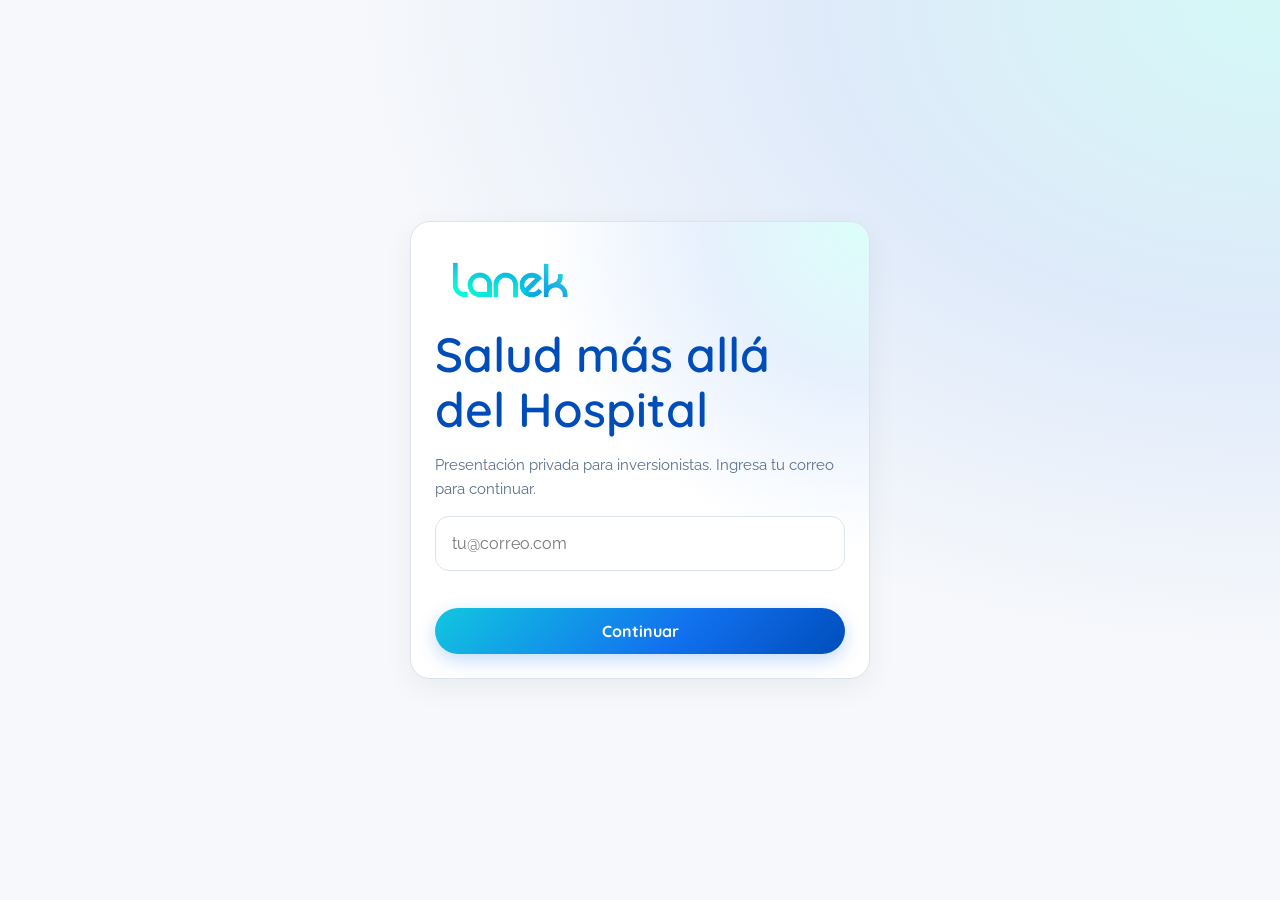
<file: index.html>
<!doctype html>
<html lang="es-CL">
<head>
  <meta charset="utf-8" />
  <meta name="viewport" content="width=device-width, initial-scale=1" />
  <meta name="robots" content="noindex, nofollow" />
  <meta name="theme-color" content="#1170ee" />
  <title>Lanek · Salud más allá del Hospital — Inversionistas</title>
  <link rel="icon" type="image/png" sizes="32x32" href="assets/img/favicon-32.png" />
  <link rel="icon" type="image/png" sizes="48x48" href="assets/img/favicon-48.png" />
  <link rel="apple-touch-icon" href="assets/img/apple-touch-icon.png" />
  <link rel="preconnect" href="https://script.google.com" />
  <link rel="preconnect" href="https://script.googleusercontent.com" />
  <link rel="preconnect" href="https://fonts.googleapis.com" />
  <link rel="preconnect" href="https://fonts.gstatic.com" crossorigin />
  <link href="https://fonts.googleapis.com/css2?family=Quicksand:wght@400;500;600;700&family=Raleway:wght@300;400;500;600;700&display=swap" rel="stylesheet" />
  <link rel="stylesheet" href="assets/css/style.css?v=20261126a" />
</head>
<body>
  <div id="boot" class="bootload" role="status" aria-live="polite"><div class="loader"><span class="spin" aria-hidden="true"></span><p class="lmsg">Cargando…</p><div class="lbar" aria-hidden="true"><i></i></div></div></div>
  <!-- ═══ PANTALLA DE ACCESO ═══ -->
  <main id="gate" class="gate-screen" hidden>
    <form id="gate-form" class="card gate" novalidate>
      <img src="assets/img/logotipo-degrade.png" alt="Lanek" class="gate-logo" />
      <h1>Salud más allá del Hospital</h1>
      <p class="muted">Presentación privada para inversionistas. Ingresa tu correo para continuar.</p>
      <input id="g-email" type="email" required placeholder="tu@correo.com" autocomplete="email" inputmode="email" />
      <div id="g-extra" hidden>
        <input id="g-nombre" placeholder="Nombre" autocomplete="name" />
        <input id="g-empresa" placeholder="Empresa" autocomplete="organization" />
        <div class="privacy">
          <b>Tu privacidad</b>
          <ul>
            <li>Usamos tu correo solo para darte acceso y hacer seguimiento de tu interés.</li>
            <li>Registramos qué secciones visitas, para mejorar la presentación.</li>
            <li>No compartimos tus datos con terceros ni los usamos para publicidad.</li>
            <li>Puedes pedirnos eliminar tus datos en cualquier momento escribiendo a <span class="privacy-mail"></span>.</li>
          </ul>
          <label class="check"><input id="g-consent" type="checkbox" />
            <span>He leído y acepto los <a href="terminos.html" target="_blank" rel="noopener">Términos y Condiciones</a> y el tratamiento de mis datos descrito arriba.</span></label>
        </div>
      </div>
      <p id="g-err" class="err" role="alert"></p>
      <button id="g-btn" class="btn" type="submit">Continuar</button>
    </form>
  </main>

  <!-- ═══ SITIO ═══ -->
  <div id="site" hidden>
    <header class="nav">
      <a class="nav-brand" href="#top"><img src="assets/img/nav-logo.png" alt="Lanek" /><span>INVERSIONISTAS</span></a>
      <nav>
        <a href="#secciones" class="hide-sm">Deck</a>
        <a href="#dataroom" id="open-dr">Data room</a>
        <a href="#reunion" class="btn btn-sm">Agendar Reunión</a>
      </nav>
    </header>

    <section class="hero" id="top">
      <div class="hero-in">
        <div class="hero-txt">
          <img class="hero-logo" src="assets/img/logotipo-degrade.png" alt="Lanek" width="300" height="99" />
          <p class="hero-slogan">Salud más allá del Hospital</p>
          <p class="hero-lead">Sistema Inteligente de Hospital en Casa: Ayudamos a Clínicas, Hospitales y Home Cares a <strong>atender más pacientes</strong> con el mismo personal y sin construir camas ni hospitales.</p>
        </div>
        <div class="hero-art">
          <img class="hero-foto" src="assets/img/lk-hero-foto.png" alt="Paciente acompañada en su hogar durante la noche" />
          <img class="hero-nb" src="assets/img/lk-hero-notebook.png" alt="Torre de Control de Lanek Home en un notebook" />
          <img class="hero-ph" src="assets/img/lk-hero-phone.png" alt="App del equipo clínico con pacientes asignados" />
        </div>
      </div>
    </section>

    <section class="wrap videowrap" id="video-sec" hidden>
      <div id="video" class="video"></div>
    </section>

    <section id="secciones" class="wrap">
      <span class="chip">Deck</span>
      <h2 class="h-lg">Conoce Lanek en seis pasos</h2>
      <div id="cards" class="cards"></div>
    </section>

    <section id="reunion" class="wrap">
      <div class="card cta">
        <span class="chip">¿Quieres saber más?</span>
        <h2 class="h-lg">Conversemos</h2>
        <p class="muted">Agenda una reunión con nosotros o déjanos un mensaje directo.</p>
        <div id="cta-actions" class="row">
          <button id="btn-agendar" class="btn">Ver disponibilidad</button>
          <button id="btn-msg" class="btn btn-ghost">Enviar mensaje</button>
        </div>
        <div id="cal" hidden></div>
        <form id="msg-form" hidden>
          <textarea id="msg-text" rows="4" required placeholder="Cuéntanos qué te interesa conversar…"></textarea>
          <button class="btn">Enviar</button>
        </form>
        <p id="msg-ok" hidden>¡Gracias! Te responderemos a la brevedad.</p>
      </div>
    </section>

    <section id="fit" class="wrap">
      <article class="card fit">
        <h2 class="fit-h">
          <button id="fit-btn" class="fithead" type="button" aria-expanded="false" aria-controls="fit-panel">
            <span class="fit-title"><b>¿Es una inversión para ti?</b><small>Evalúa el calce con nuestra propuesta</small></span>
            <span class="fit-hint"><span id="fit-hint-txt">Ver más</span><span class="chevron" aria-hidden="true"></span></span>
          </button>
        </h2>
        <div id="fit-panel" class="fitbody" role="region" aria-labelledby="fit-btn" hidden></div>
      </article>
    </section>

    <footer class="footer">
      <img src="assets/img/logotipo-blanco.png" alt="Lanek" />
      <p>Hospital en Casa · Plataforma Lanek HD<br />Valparaíso · Santiago, Chile</p>
      <p>© <span id="year"></span> Lanek SpA. Información confidencial.</p>
      <p><a href="terminos.html">Términos y Condiciones</a> · <button id="btn-delete" class="linklike">Eliminar mis datos</button> · <a href="https://lanek.cl" target="_blank" rel="noopener">lanek.cl</a> · <a href="admin.html">Panel equipo</a></p>
    </footer>
  </div>

  <!-- Data room: ventana emergente (solicitud de acceso por correo → código → documentos) -->
  <div id="dr-modal" class="drmodal" role="dialog" aria-modal="true" aria-labelledby="dr-title" hidden>
    <div class="drbox">
      <button id="dr-close" class="drclose" type="button" aria-label="Cerrar">✕</button>
      <span class="chip">Acceso restringido</span>
      <h2 id="dr-title" class="h-lg">Data room</h2>
      <div id="dr-body"></div>
    </div>
  </div>

  <script src="assets/js/config.js?v=20261126a"></script>
  <script src="assets/js/api.js?v=20261126a"></script>
  <script src="assets/js/dataroom.js?v=20261126a"></script>
  <script src="assets/js/app.js?v=20261126a"></script>
</body>
</html>
</file>
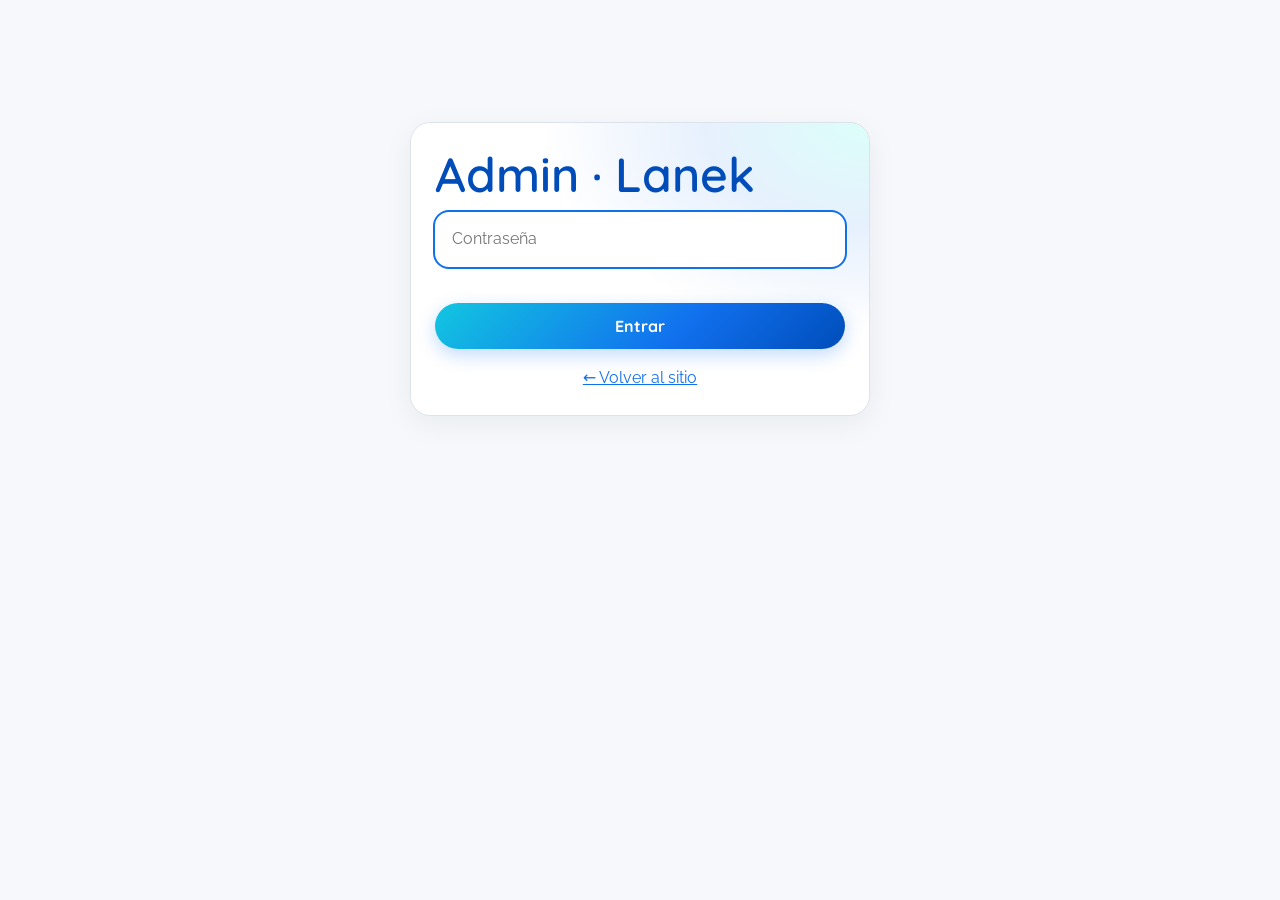
<file: admin.html>
<!doctype html>
<html lang="es-CL">
<head>
  <meta charset="utf-8" /><meta name="viewport" content="width=device-width, initial-scale=1" /><meta name="robots" content="noindex, nofollow" />
  <title>Admin · Lanek inversionistas</title>
  <link href="https://fonts.googleapis.com/css2?family=Quicksand:wght@500;600;700&family=Raleway:wght@400;600&display=swap" rel="stylesheet" />
  <link rel="stylesheet" href="assets/css/style.css?v=20261126a" />
  <link rel="icon" type="image/png" sizes="32x32" href="assets/img/favicon-32.png" />
  <link rel="icon" type="image/png" sizes="48x48" href="assets/img/favicon-48.png" />
  <link rel="apple-touch-icon" href="assets/img/apple-touch-icon.png" />
</head>
<body>
  <main id="app" class="wrap"><div class="loader" style="margin-top:20vh"><span class="spin" aria-hidden="true"></span><p class="lmsg">Cargando panel…</p><div class="lbar" aria-hidden="true"><i></i></div></div></main>
  <script src="assets/js/config.js?v=20261126a"></script>
  <script src="assets/js/api.js?v=20261126a"></script>
  <script src="assets/js/admin.js?v=20261126a"></script>
</body>
</html>
</file>
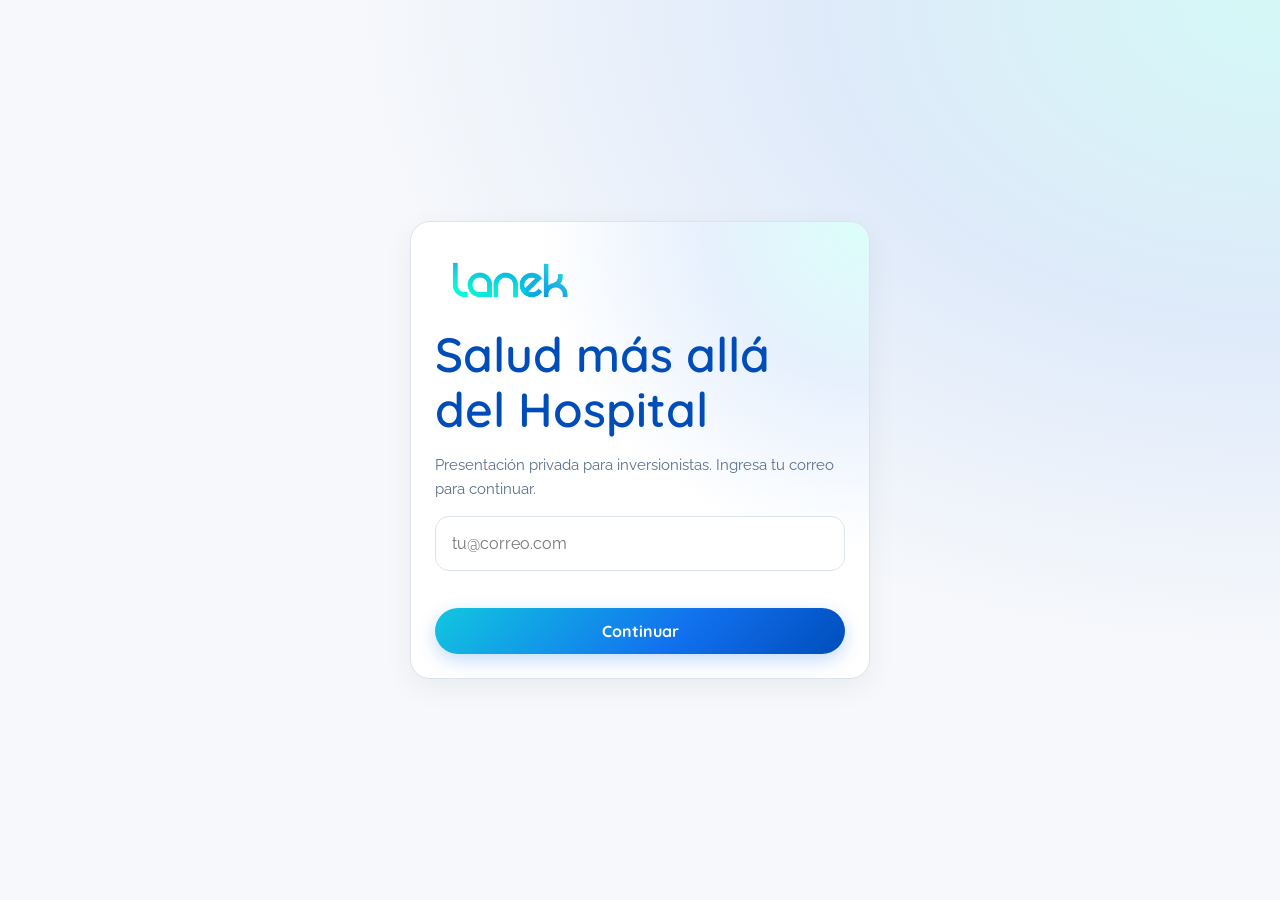
<file: dataroom.html>
<!doctype html>
<html lang="es-CL">
<head>
  <meta charset="utf-8" />
  <meta name="viewport" content="width=device-width, initial-scale=1" />
  <meta name="robots" content="noindex, nofollow" />
  <meta name="theme-color" content="#1170ee" />
  <title>Data room · Lanek</title>
  <link rel="icon" type="image/png" sizes="32x32" href="assets/img/favicon-32.png" />
  <link rel="icon" type="image/png" sizes="48x48" href="assets/img/favicon-48.png" />
  <link rel="apple-touch-icon" href="assets/img/apple-touch-icon.png" />
  <link rel="preconnect" href="https://script.google.com" />
  <link rel="preconnect" href="https://script.googleusercontent.com" />
  <link href="https://fonts.googleapis.com/css2?family=Quicksand:wght@400;500;600;700&family=Raleway:wght@300;400;500;600;700&display=swap" rel="stylesheet" />
  <link rel="stylesheet" href="assets/css/style.css?v=20261126a" />
</head>
<body>
  <header class="nav">
    <a class="nav-brand" href="index.html"><img src="assets/img/nav-logo.png" alt="Lanek" /><span>INVERSIONISTAS</span></a>
    <nav>
      <a href="index.html">← Volver al sitio</a>
      <button id="dr-out" class="pill" type="button">Cerrar sesión</button>
    </nav>
  </header>

  <main class="wrap drpage">
    <span class="chip">Acceso restringido</span>
    <h1>Data room</h1>
    <div class="card"><div id="dr-body"><div class="loader"><span class="spin" aria-hidden="true"></span><p class="lmsg">Cargando…</p></div></div></div>
  </main>

  <script src="assets/js/config.js?v=20261126a"></script>
  <script src="assets/js/api.js?v=20261126a"></script>
  <script src="assets/js/dataroom.js?v=20261126a"></script>
  <script>
    // Sin sesión de data room vigente → vuelve al sitio, donde se solicita el acceso (ventana emergente con correo y código)
    DataRoom.init($("#dr-body"), store.get("lanek_email") || "", { onNoAuth: () => location.replace("index.html#dataroom") });
    $("#dr-out").addEventListener("click", () => { store.del("lk_dr", true); location.href = "index.html"; });
  </script>
</body>
</html>
</file>
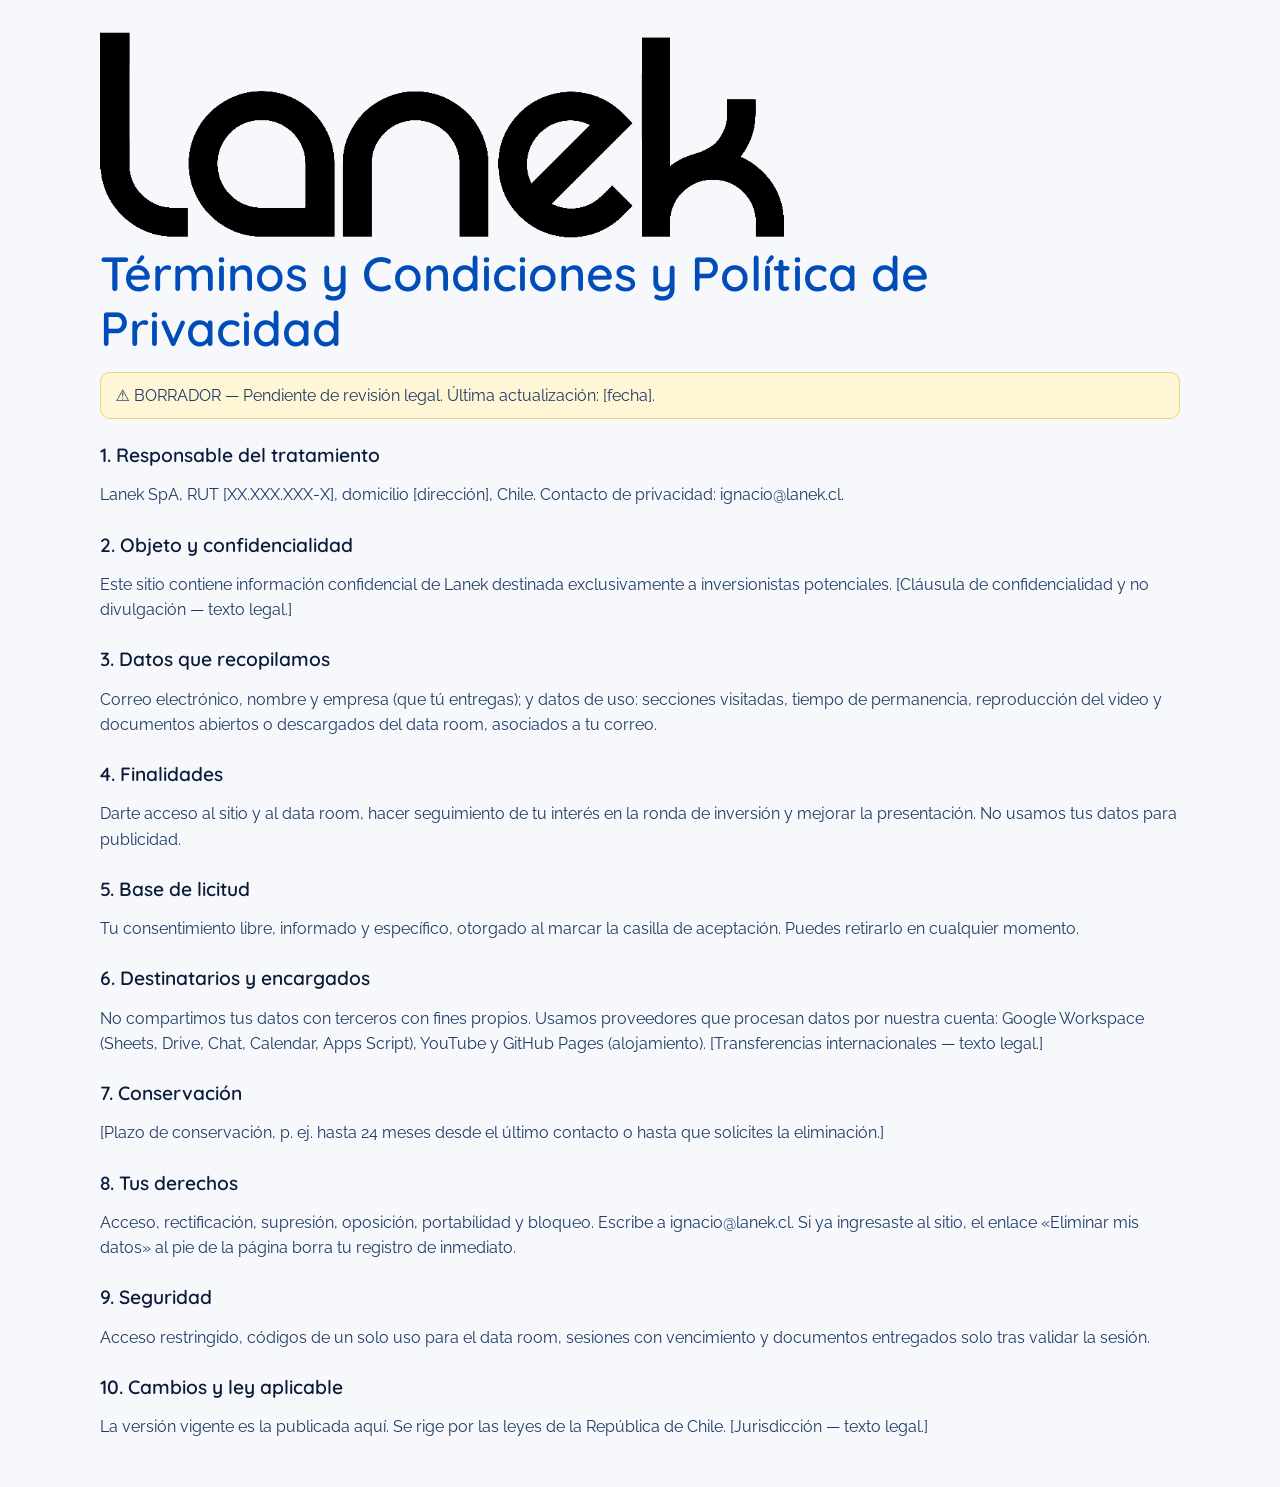
<file: terminos.html>
<!doctype html>
<html lang="es-CL">
<head>
  <meta charset="utf-8" /><meta name="viewport" content="width=device-width, initial-scale=1" /><meta name="robots" content="noindex" />
  <title>Términos y Condiciones · Lanek</title>
  <link href="https://fonts.googleapis.com/css2?family=Quicksand:wght@500;600;700&family=Raleway:wght@400;600&display=swap" rel="stylesheet" />
  <link rel="stylesheet" href="assets/css/style.css?v=20261126a" />
  <link rel="icon" type="image/png" sizes="32x32" href="assets/img/favicon-32.png" />
  <link rel="icon" type="image/png" sizes="48x48" href="assets/img/favicon-48.png" />
  <link rel="apple-touch-icon" href="assets/img/apple-touch-icon.png" />
</head>
<body>
  <!-- PLANTILLA: el texto legal definitivo debe ser revisado y aprobado por un abogado (Ley 21.719, Protección de Datos Personales). -->
  <main class="wrap legal">
    <a href="index.html"><img src="assets/img/nav-logo.png" alt="Lanek" height="32" /></a>
    <h1>Términos y Condiciones y Política de Privacidad</h1>
    <p class="banner">⚠️ BORRADOR — Pendiente de revisión legal. Última actualización: [fecha].</p>

    <h2>1. Responsable del tratamiento</h2>
    <p>Lanek SpA, RUT [XX.XXX.XXX-X], domicilio [dirección], Chile. Contacto de privacidad: <span class="privacy-mail"></span>.</p>
    <h2>2. Objeto y confidencialidad</h2>
    <p>Este sitio contiene información confidencial de Lanek destinada exclusivamente a inversionistas potenciales. [Cláusula de confidencialidad y no divulgación — texto legal.]</p>
    <h2>3. Datos que recopilamos</h2>
    <p>Correo electrónico, nombre y empresa (que tú entregas); y datos de uso: secciones visitadas, tiempo de permanencia, reproducción del video y documentos abiertos o descargados del data room, asociados a tu correo.</p>
    <h2>4. Finalidades</h2>
    <p>Darte acceso al sitio y al data room, hacer seguimiento de tu interés en la ronda de inversión y mejorar la presentación. No usamos tus datos para publicidad.</p>
    <h2>5. Base de licitud</h2>
    <p>Tu consentimiento libre, informado y específico, otorgado al marcar la casilla de aceptación. Puedes retirarlo en cualquier momento.</p>
    <h2>6. Destinatarios y encargados</h2>
    <p>No compartimos tus datos con terceros con fines propios. Usamos proveedores que procesan datos por nuestra cuenta: Google Workspace (Sheets, Drive, Chat, Calendar, Apps Script), YouTube y GitHub Pages (alojamiento). [Transferencias internacionales — texto legal.]</p>
    <h2>7. Conservación</h2>
    <p>[Plazo de conservación, p. ej. hasta 24 meses desde el último contacto o hasta que solicites la eliminación.]</p>
    <h2>8. Tus derechos</h2>
    <p>Acceso, rectificación, supresión, oposición, portabilidad y bloqueo. Escribe a <span class="privacy-mail"></span>. Si ya ingresaste al sitio, el enlace «Eliminar mis datos» al pie de la página borra tu registro de inmediato.</p>
    <h2>9. Seguridad</h2>
    <p>Acceso restringido, códigos de un solo uso para el data room, sesiones con vencimiento y documentos entregados solo tras validar la sesión.</p>
    <h2>10. Cambios y ley aplicable</h2>
    <p>La versión vigente es la publicada aquí. Se rige por las leyes de la República de Chile. [Jurisdicción — texto legal.]</p>
  </main>
  <script src="assets/js/config.js?v=20261126a"></script>
  <script>document.querySelectorAll(".privacy-mail").forEach((n) => (n.textContent = window.LANEK.PRIVACY_EMAIL));</script>
</body>
</html>
</file>
<file: assets/css/style.css>
/* Identidad visual tomada de lanek.cl */
:root {
  --turquoise: #02f9d9; --blue: #1170ee; --blue-deep: #004dba;
  --ink-900: #0b1b3a; --ink-800: #13294f; --ink-700: #1f3a64; --ink-500: #5b6f8f; --ink-300: #bcc6d4; --ink-200: #dde3ec; --ink-100: #eef2f7; --ink-050: #f6f8fb;
  --grad: linear-gradient(135deg, #02f9d9 0%, #12c6e0 40%, #1170ee 78%, #004dba 100%);
  --grad-soft: linear-gradient(135deg, #6ffce9 0%, #4aa8f2 100%);
  --corner: radial-gradient(120% 120% at 100% 0%, rgba(2,249,217,.14) 0%, rgba(17,112,238,.1) 30%, rgba(255,255,255,0) 60%);
  --danger: #d1435b; --radius: 20px;
  --display: "Quicksand", "Caviar Dreams", system-ui, sans-serif;
  --body: "Raleway", system-ui, -apple-system, sans-serif;
}
* { box-sizing: border-box; }
[hidden] { display: none !important; }
html { scroll-behavior: smooth; scroll-padding-top: 76px; }
body { margin: 0; font-family: var(--body); color: var(--ink-700); background: var(--ink-050); line-height: 1.6; -webkit-text-size-adjust: 100%; }
h1, h2, h3 { font-family: var(--display); color: var(--ink-900); font-weight: 600; line-height: 1.15; margin: 0 0 .6rem; }
h1 { font-size: clamp(1.9rem, 5.5vw, 3rem); color: var(--blue-deep); }
.h-lg { font-size: clamp(1.6rem, 4.5vw, 2.4rem); }
h3 { font-size: 1.2rem; margin: 0; }
a { color: var(--blue); }
img { max-width: 100%; height: auto; }
.wrap { width: min(1080px, 100% - 32px); margin-inline: auto; padding-block: 2rem; }
.muted { color: var(--ink-500); font-size: .95rem; }
.err { color: var(--danger); min-height: 1.2em; margin: .25rem 0; }
.row { display: flex; gap: .6rem; flex-wrap: wrap; align-items: center; margin-top: .6rem; }

.chip { display: inline-block; font-family: var(--display); font-weight: 600; font-size: .85rem; color: var(--blue-deep); background: #e3eefd; padding: .3rem .9rem; border-radius: 999px; margin-bottom: .8rem; }
.btn { font: 700 1rem var(--display); cursor: pointer; border: 0; color: #fff; padding: .8rem 1.5rem; min-height: 46px; border-radius: 999px; background: linear-gradient(135deg, #12c6e0, #1170ee 60%, #004dba); box-shadow: 0 6px 18px rgba(17,112,238,.25); text-decoration: none; display: inline-flex; align-items: center; justify-content: center; }
.btn:hover { filter: brightness(1.05); }
.btn:disabled { opacity: .6; cursor: default; }
.btn-sm { min-height: 38px; padding: .45rem 1.1rem; font-size: .9rem; color: #fff !important; }
.btn-ghost { background: transparent; color: var(--blue); border: 1.5px solid var(--blue); box-shadow: none; }
.pill { font: 600 .85rem var(--display); cursor: pointer; border: 1px solid var(--ink-200); background: #fff; color: var(--ink-900); padding: .4rem .9rem; border-radius: 999px; text-decoration: none; display: inline-block; margin-right: .35rem; }
.pill.on { background: #e5faf6; border-color: #12a37a; color: #0b7a5a; } .pill.off { color: var(--danger); border-color: #f0c9d0; }
.linklike { font: inherit; background: none; border: 0; padding: 0; color: var(--blue); cursor: pointer; text-decoration: underline; }

.card { background: #fff; border: 1px solid var(--ink-200); border-radius: var(--radius); box-shadow: 0 8px 30px rgba(11,27,58,.06); padding: 1.5rem; position: relative; overflow: hidden; }
.card::before { content: ""; position: absolute; inset: 0; background: var(--corner); pointer-events: none; }
input, textarea { width: 100%; font: inherit; padding: .85rem 1rem; border: 1px solid var(--ink-200); border-radius: 14px; background: #fff; color: var(--ink-900); margin-bottom: .6rem; }
input:focus, textarea:focus { outline: 2px solid var(--blue); border-color: transparent; }

/* acceso */
.gate-screen { min-height: 100dvh; display: grid; place-items: center; padding: 16px; background: var(--corner), var(--ink-050); }
.gate { width: min(460px, 100%); position: relative; }
.gate > * { position: relative; }
.gate-logo { width: 150px; display: block; margin-bottom: .8rem; }
.privacy { background: var(--ink-050); border-radius: 14px; padding: .9rem 1rem; font-size: .88rem; margin-bottom: .6rem; }
.privacy ul { margin: .4rem 0 .7rem; padding-left: 1.1rem; }
.check { display: flex; gap: .6rem; align-items: flex-start; } .check input { width: 20px; height: 20px; margin: .15rem 0 0; flex: none; }
.gate .btn { width: 100%; }

/* nav */
.nav { position: sticky; top: 0; z-index: 20; display: flex; justify-content: space-between; align-items: center; gap: .6rem; padding: .55rem 16px; background: rgba(255,255,255,.92); backdrop-filter: blur(10px); border-bottom: 1px solid var(--ink-200); }
.nav-brand { display: flex; align-items: center; gap: .6rem; text-decoration: none; }
.nav-brand img { height: 28px; } .nav-brand span { font: 600 .7rem var(--display); letter-spacing: .12em; color: var(--ink-500); }
.nav nav { display: flex; align-items: center; gap: 1.1rem; } .nav nav a:not(.btn) { color: var(--ink-800); text-decoration: none; font: 600 .9rem var(--display); }

/* hero */
.hero { position: relative; background: radial-gradient(55% 70% at 100% 0%, rgba(2,249,217,.14) 0%, rgba(2,249,217,0) 60%), radial-gradient(50% 60% at 0% 20%, rgba(17,112,238,.10) 0%, rgba(17,112,238,0) 60%), linear-gradient(180deg, #f3f8fe 0%, #ffffff 100%); padding: clamp(44px, 8vw, 84px) clamp(20px, 6vw, 96px) clamp(40px, 6vw, 64px); overflow-x: hidden; border-bottom: 1px solid var(--ink-100); }
.hero-in { max-width: 1120px; margin: 0 auto; display: grid; grid-template-columns: repeat(auto-fit, minmax(min(320px, 100%), 1fr)); gap: clamp(36px, 6vw, 64px); align-items: center; }
.hero-logo { width: clamp(200px, 30vw, 300px); height: auto; display: block; }
.hero-slogan { font: 700 clamp(22px, 2vw, 28px) var(--display); color: var(--blue-deep); margin: 10px 0 24px; padding-left: clamp(60px, 9vw, 96px); }
.hero-lead { font-size: 20px; line-height: 1.5; color: var(--ink-700); margin: 0; max-width: 30em; text-wrap: pretty; }
.hero-lead strong { color: var(--ink-900); }
.hero-art { position: relative; padding: 0 0 clamp(48px, 9vw, 96px) clamp(24px, 6vw, 64px); margin-right: calc(-1 * clamp(0px, 5vw, 80px)); min-width: 0; }
.hero-art img { display: block; height: auto; }
.hero-foto { width: 100%; filter: drop-shadow(0 24px 48px rgba(11,27,58,.18)); }
.hero-nb { position: absolute; left: clamp(4px, 2vw, 20px); bottom: 0; width: 48%; filter: drop-shadow(0 20px 40px rgba(11,27,58,.22)); }
.hero-ph { position: absolute; left: 0; bottom: clamp(4px, 1vw, 10px); width: 14%; filter: drop-shadow(0 16px 32px rgba(11,27,58,.28)); }
.videowrap { padding-top: 2rem; }
.video { position: relative; aspect-ratio: 16/9; border-radius: var(--radius); overflow: hidden; background: var(--ink-900); box-shadow: 0 20px 50px rgba(11,27,58,.18); margin-bottom: 2rem; }
.video iframe, .video #yt { position: absolute; inset: 0; width: 100%; height: 100%; border: 0; }
.unmute { position: absolute; left: 12px; bottom: 56px; z-index: 3; }

/* tarjetas */
.cards { display: grid; gap: .9rem; margin-top: 1rem; }
.section { padding: 0; }
.sechead { position: relative; width: 100%; display: grid; grid-template-columns: auto 1fr auto; gap: 1rem; align-items: center; text-align: left; font: inherit; color: inherit; background: none; border: 0; padding: 1.1rem 1.4rem; cursor: pointer; }
.sechead small { color: var(--ink-500); font-size: .9rem; }
.num { width: 40px; height: 40px; border-radius: 50%; display: grid; place-items: center; font: 700 1rem var(--display); color: #fff; background: var(--grad); }
.chev { font-size: 1.6rem; color: var(--blue); }
.secbody { position: relative; padding: 1rem 1.4rem 1.4rem 4.6rem; border-top: 1px solid var(--ink-100); }
.secbody p { margin: 0 0 .8rem; }
.secimg { width: 100%; border-radius: 16px; margin: .4rem 0 1rem; }
.stat { display: flex; align-items: center; gap: 1rem; margin: .5rem 0 .8rem; }
.stat b { font: 700 2.4rem var(--display); background: var(--grad); -webkit-background-clip: text; background-clip: text; color: transparent; min-width: 4.5ch; }

.cta, .fit { margin-block: .5rem; }
#cal iframe { width: 100%; height: 680px; border: 0; border-radius: 14px; display: block; background: #fff; }
.calbox { position: relative; margin-top: 1rem; }
.calload { position: absolute; inset: 0; display: grid; place-items: center; background: #fff; border-radius: 14px; }
.calalt { margin: .6rem 0 0; font-size: .9rem; }
textarea { margin-top: .8rem; }
.search { margin-bottom: .6rem; } .crumbs { margin-bottom: .5rem; font-size: .9rem; }
.otp { font-size: 1.8rem; letter-spacing: .5rem; text-align: center; max-width: 280px; }
.files { list-style: none; margin: 0; padding: 0; position: relative; }
.files li button { width: 100%; display: grid; grid-template-columns: 2rem 1fr auto; gap: .5rem; align-items: center; text-align: left; font: inherit; color: inherit; background: none; border: 0; border-bottom: 1px solid var(--ink-100); padding: .8rem .3rem; cursor: pointer; min-height: 48px; }
.files li button:hover { background: var(--ink-050); }
.fname small { display: block; color: var(--ink-500); font-size: .78rem; }
.modal { position: fixed; inset: 0; z-index: 50; background: #e9eef6; display: flex; flex-direction: column; }
.modalbar { display: flex; justify-content: space-between; gap: .5rem; align-items: center; padding: .6rem 1rem; background: #fff; border-bottom: 1px solid var(--ink-200); }
.modalbar b { overflow: hidden; text-overflow: ellipsis; white-space: nowrap; font-family: var(--display); }
.viewer { flex: 1; overflow: auto; padding: 8px; display: flex; flex-direction: column; align-items: center; gap: 8px; -webkit-user-select: none; user-select: none; }
.viewer canvas { box-shadow: 0 2px 14px rgba(0,0,0,.18); background: #fff; max-width: 100%; height: auto !important; }
.center-msg { margin: auto; }

.footer { background: var(--ink-900); color: #b9c6dc; text-align: center; padding: 2.5rem 16px 3rem; font-size: .9rem; margin-top: 2rem; }
.footer img { height: 34px; } .footer a, .footer .linklike { color: #8fd8ff; }

/* terminos / admin */
.legal h2 { font-size: 1.2rem; margin-top: 1.6rem; }
.banner { background: #fff6d6; border: 1px solid #ecd37a; padding: .6rem .9rem; border-radius: 10px; }
.adminbar { display: flex; justify-content: space-between; align-items: center; flex-wrap: wrap; gap: .5rem; }
.tablewrap { overflow-x: auto; }
table { width: 100%; border-collapse: collapse; background: #fff; border-radius: 12px; overflow: hidden; }
th, td { text-align: left; padding: .7rem .8rem; border-bottom: 1px solid var(--ink-100); vertical-align: top; font-size: .9rem; }
th { background: var(--ink-050); font-family: var(--display); color: var(--ink-900); }
.grid3 { display: grid; grid-template-columns: repeat(auto-fit, minmax(150px, 1fr)); gap: .8rem; margin-block: 1rem; }
.gstat { text-align: center; background: #fff; border: 1px solid var(--ink-200); border-radius: 16px; padding: 1rem; } .gstat b { display: block; font: 700 1.8rem var(--display); color: var(--blue); }
.bar { display: grid; grid-template-columns: 220px 1fr 170px; gap: .6rem; align-items: center; margin: .3rem 0; }
.bar div { background: var(--ink-200); border-radius: 99px; height: 12px; overflow: hidden; } .bar i { display: block; height: 100%; background: var(--grad); }
.clean { list-style: none; padding: 0; } .clean li { padding: .35rem 0; border-bottom: 1px solid var(--ink-100); font-size: .9rem; }

@media (max-width: 760px) {
  .secbody { padding-left: 1.4rem; }
  .bar { grid-template-columns: 1fr; gap: .2rem; }
  .nav nav a.hide-sm { display: none; }
  #cal iframe { height: 600px; }
  .unmute { bottom: 48px; font-size: .85rem; padding: .6rem 1rem; }
}

/* ¿Calzamos? (acordeón) */
.fit { padding: 0; }
.fit-h { margin: 0; font-size: inherit; }
.fithead { position: relative; width: 100%; display: flex; justify-content: space-between; align-items: center; gap: 1rem; text-align: left; font: inherit; color: inherit; background: none; border: 0; padding: 1.3rem 1.4rem; cursor: pointer; }
.fit-title b { display: block; font: 700 1.25rem var(--display); color: var(--ink-900); }
.fit-title small { display: block; color: var(--ink-500); font-size: .95rem; }
.fit-hint { display: inline-flex; align-items: center; gap: .5rem; color: var(--blue); font: 600 .9rem var(--display); white-space: nowrap; }
.chevron { width: 10px; height: 10px; border-right: 2.5px solid var(--blue); border-bottom: 2.5px solid var(--blue); transform: rotate(45deg) translate(-2px, -2px); transition: transform .2s; }
.fithead[aria-expanded="true"] .chevron { transform: rotate(-135deg) translate(-2px, -2px); }
.fithead:focus-visible, .fit-cta:focus-visible, .drclose:focus-visible, .nav a:focus-visible { outline: 3px solid var(--blue); outline-offset: 2px; border-radius: 12px; }
.fitbody { position: relative; padding: 1.2rem 1.4rem 1.6rem; border-top: 1px solid var(--ink-100); }
.fitbody h3 { font-size: 1.5rem; }
.fitgrid { display: grid; gap: 1rem; grid-template-columns: 1fr 1fr; margin: 1.1rem 0; }
.fitblock { background: var(--ink-050); border: 1px solid var(--ink-100); border-radius: 16px; padding: 1rem 1.1rem; }
.fitblock .lbl { display: block; font: 700 .75rem var(--display); letter-spacing: .1em; color: var(--blue-deep); margin-bottom: .4rem; }
.fitblock p { margin: 0; }
.fit-cta { font: 600 .95rem var(--display); color: var(--blue); }
@media (prefers-reduced-motion: reduce) { .chevron { transition: none; } }

/* Data room emergente */
.drmodal { position: fixed; inset: 0; z-index: 40; background: rgba(11,27,58,.55); display: grid; place-items: center; padding: 16px; overflow-y: auto; }
.drmodal[hidden] { display: none; }
.drbox { position: relative; background: #fff; border-radius: var(--radius); width: min(640px, 100%); max-height: 90dvh; overflow-y: auto; padding: 1.6rem; box-shadow: 0 30px 80px rgba(11,27,58,.35); }
.drclose { position: absolute; top: .7rem; right: .7rem; width: 40px; height: 40px; border-radius: 50%; border: 1px solid var(--ink-200); background: #fff; cursor: pointer; font-size: 1rem; color: var(--ink-700); }
@media (max-width: 760px) { .fitgrid { grid-template-columns: 1fr; } .fit-hint #fit-hint-txt { display: none; } }
section[id], header[id] { scroll-margin-top: 72px; }

.drpage { padding-block: 1.5rem 3rem; }
.drpage .card { margin-top: 1rem; }

/* ── Cargando ── */
.spin { width: 26px; height: 26px; border: 3px solid var(--ink-200); border-top-color: var(--blue); border-radius: 50%; animation: lkspin .8s linear infinite; display: inline-block; flex: none; }
@keyframes lkspin { to { transform: rotate(360deg); } }
.loader { display: flex; flex-direction: column; align-items: center; gap: .6rem; text-align: center; padding: 1.2rem .5rem; }
.loader .lmsg { margin: 0; font: 600 1rem var(--display); color: var(--ink-800); }
.lbar { width: min(320px, 80vw); height: 6px; border-radius: 99px; background: var(--ink-200); overflow: hidden; }
.lbar i { display: block; height: 100%; width: 32%; border-radius: 99px; background: linear-gradient(90deg, #12c6e0, #1170ee); animation: lkslide 1.2s ease-in-out infinite; }
.lbar.det i { width: 4%; animation: none; transition: width .35s ease; }
@keyframes lkslide { 0% { margin-left: -32%; } 100% { margin-left: 100%; } }
.btn.busy::before { content: ""; width: 1em; height: 1em; margin-right: .55em; border: 2.5px solid rgba(255,255,255,.45); border-top-color: #fff; border-radius: 50%; animation: lkspin .7s linear infinite; }
.btn-ghost.busy::before { border-color: rgba(17,112,238,.3); border-top-color: var(--blue); }
.btn.busy:disabled { opacity: .85; }
.bootload { min-height: 100vh; display: grid; place-items: center; }
.bootload[hidden] { display: none; }
.vstat { font: 600 .8rem var(--display); color: var(--ink-500); white-space: nowrap; }
@media (prefers-reduced-motion: reduce) { .spin, .btn.busy::before { animation-duration: 2.4s; } .lbar i { animation-duration: 3s; } }

/* ── Visor de diapositivas en las tarjetas ── */
.secbody.has-slides { padding: 1rem 1.4rem 1.4rem; }
.sv { outline: none; border-radius: 14px; }
.sv:focus-visible { box-shadow: 0 0 0 3px rgba(17,112,238,.35); }
.sv-stage { position: relative; aspect-ratio: 16 / 9; background: var(--ink-050); border: 1px solid var(--ink-200); border-radius: 12px; overflow: hidden; }
.sv-img { position: absolute; inset: 0; width: 100%; height: 100%; object-fit: contain; background: #fff; -webkit-user-select: none; user-select: none; }
.sv-load { position: absolute; inset: 0; display: flex; flex-direction: column; align-items: center; justify-content: center; gap: .5rem; z-index: 2; }
.sv-load[hidden] { display: none; }
.sv-arrow { position: absolute; top: 50%; transform: translateY(-50%); z-index: 3; width: 44px; height: 44px; border-radius: 50%; border: 1px solid var(--ink-200); background: rgba(255,255,255,.92); color: var(--blue); box-shadow: 0 4px 14px rgba(11,27,58,.18); font: 600 30px/1 var(--display); display: grid; place-items: center; padding: 0 0 4px; cursor: pointer; transition: opacity .2s, transform .15s; }
.sv-arrow:hover { transform: translateY(-50%) scale(1.06); }
.sv-arrow:disabled { opacity: 0; pointer-events: none; }
.sv-prev { left: 10px; } .sv-next { right: 10px; }
.sv-bar { display: flex; align-items: center; justify-content: space-between; gap: .6rem; margin: .8rem 0; }
.sv-bar .pill { margin: 0; min-height: 38px; }
.sv-count { font: 600 .9rem var(--display); color: var(--ink-500); text-align: center; }
/* Ampliado: pantalla completa, diapositiva lo más grande posible (horizontal = casi el doble en celular) */
.sv.sv-full { position: fixed; inset: 0; z-index: 70; background: #0b1b3a; border-radius: 0; display: flex; flex-direction: column; align-items: center; justify-content: center; padding: max(8px, env(safe-area-inset-top)) max(8px, env(safe-area-inset-right)) max(8px, env(safe-area-inset-bottom)) max(8px, env(safe-area-inset-left)); }
.sv-full .sv-stage { width: min(100%, calc((100dvh - 62px) * 16 / 9)); border: 0; border-radius: 6px; }
.sv-full .sv-bar { width: min(100%, calc((100dvh - 62px) * 16 / 9)); margin: .6rem 0 0; }
.sv-full .sv-count { color: #dbe6f5; } .sv-full .sv-notes { display: none; }
body.sv-lock { overflow: hidden; }
.sv-notes { background: var(--ink-050); border: 1px solid var(--ink-100); border-radius: 12px; padding: 1rem 1.2rem; color: var(--ink-800); line-height: 1.65; }
.sv-notes[hidden] { display: none; }
.sv-notes p { margin: 0 0 .6em; } .sv-notes p:last-child { margin: 0; }
.sr { position: absolute; width: 1px; height: 1px; overflow: hidden; clip: rect(0 0 0 0); white-space: nowrap; }
/* Celular: la diapositiva usa todo el ancho de la tarjeta y la página reduce sus márgenes */
@media (max-width: 760px) {
  #secciones.wrap { width: calc(100% - 16px); }
  .section .sechead { padding: 1rem 1rem; gap: .8rem; }
  .secbody.has-slides { padding: 0 0 1rem; border-top: 0; }
  .has-slides .sv-stage { border-radius: 0; border-left: 0; border-right: 0; }
  .has-slides .sv-bar, .has-slides .sv-notes { margin-left: .9rem; margin-right: .9rem; }
  .sv-arrow { width: 36px; height: 36px; font-size: 26px; }
  .sv-prev { left: 6px; } .sv-next { right: 6px; }
  .sv-bar .pill { padding: .4rem .75rem; font-size: .82rem; }
}
@media (max-width: 480px) { .nav-brand span { display: none; } .nav nav a:not(.btn) { white-space: nowrap; } }

/* ── Admin: historial ── */
.filters { display: flex; flex-wrap: wrap; gap: .6rem; align-items: center; margin: .8rem 0; }
.filters input[type=search], .filters select { margin: 0; width: auto; min-width: 220px; flex: 1 1 220px; }
.filters select { font: inherit; padding: .7rem .9rem; border: 1px solid var(--ink-200); border-radius: 12px; background: #fff; color: var(--ink-800); min-height: 46px; }
.filters .chk { display: inline-flex; align-items: center; gap: .35rem; font-size: .9rem; white-space: nowrap; }
.filters .chk input { width: auto; margin: 0; }
.tlday { margin: 1.2rem 0 .4rem; font: 700 .9rem var(--display); color: var(--ink-500); }
.tlday::first-letter { text-transform: uppercase; }
table.tl td { padding: .45rem .7rem; vertical-align: top; }
table.tl td.tlh { width: 4.2rem; white-space: nowrap; }
.tmchip { font-size: .7rem; padding: .1rem .5rem; margin-left: .3rem; vertical-align: middle; }
tr.tm td { background: var(--ink-050); }
</file>
